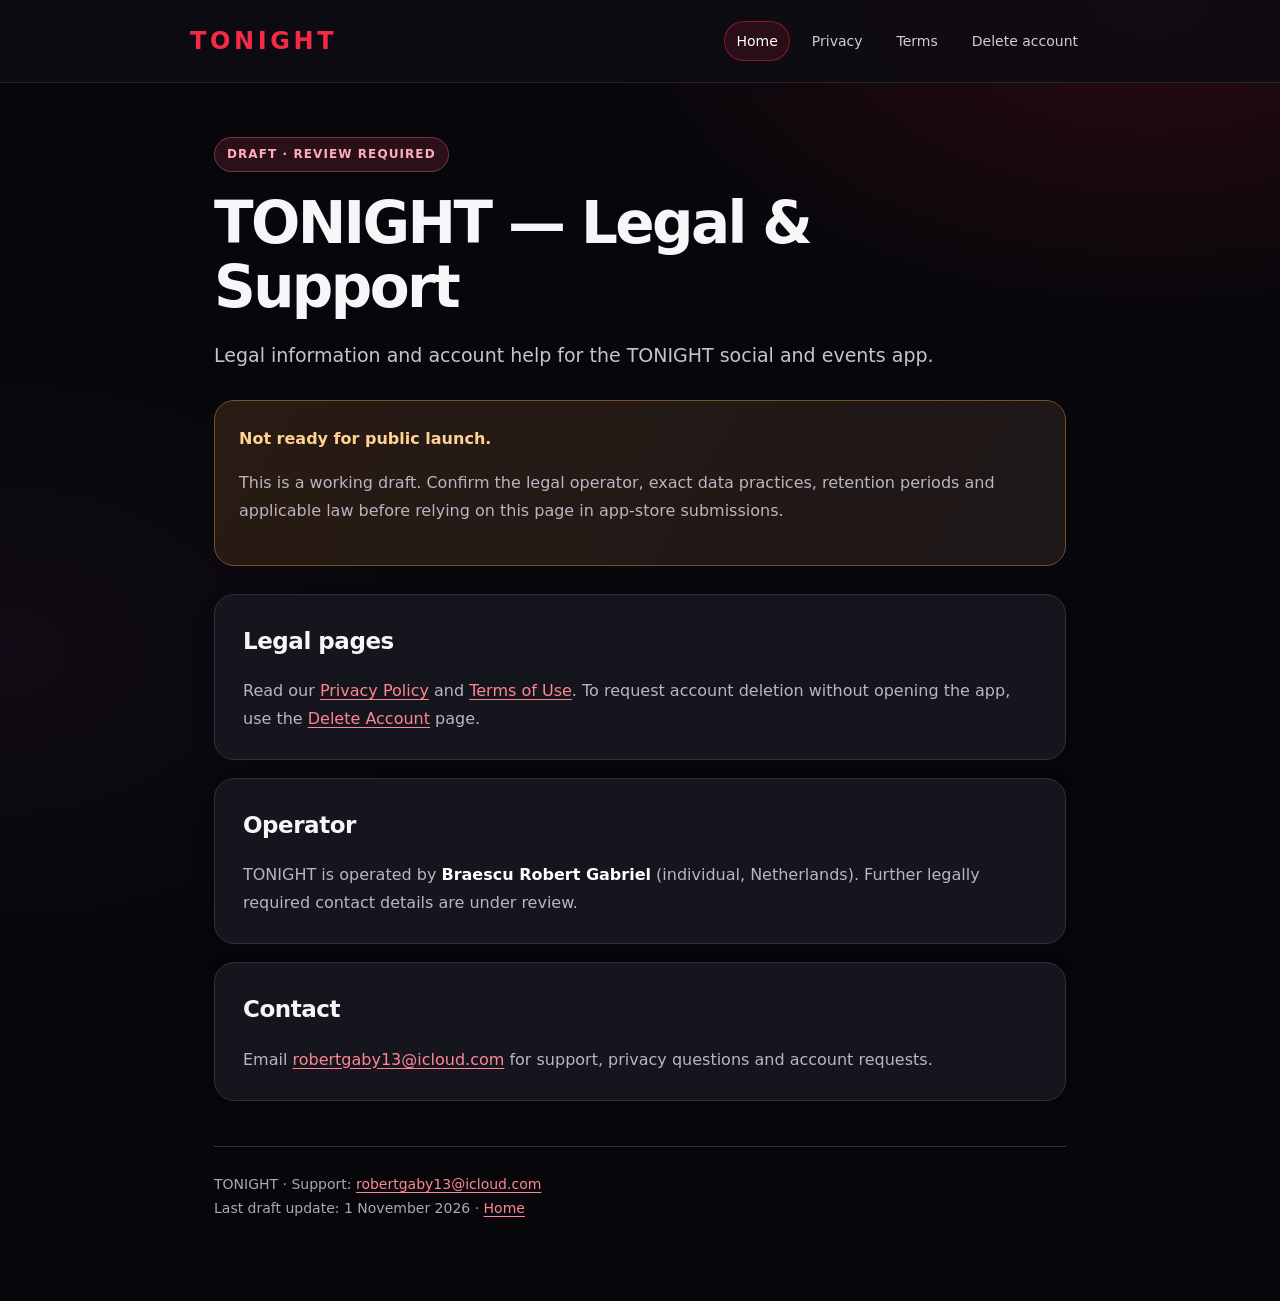
<file: index.html>
<!doctype html><html lang="en"><head><meta charset="utf-8"><meta name="viewport" content="width=device-width,initial-scale=1"><meta name="color-scheme" content="dark"><title>TONIGHT — Legal &amp; Support | TONIGHT</title><meta name="description" content="TONIGHT - TONIGHT — Legal &amp; Support"><link rel="stylesheet" href="styles.css"></head><body><header class="top"><a class="brand" href="index.html">TONIGHT</a><nav aria-label="Primary" class="nav"><a href="index.html" aria-current="page">Home</a><a href="privacy.html">Privacy</a><a href="terms.html">Terms</a><a href="delete-account.html">Delete account</a></nav></header><main class="container"><span class="tag">DRAFT · REVIEW REQUIRED</span><h1>TONIGHT — Legal &amp; Support</h1><p class="lead">Legal information and account help for the TONIGHT social and events app.</p><div class="box warning"><strong>Not ready for public launch.</strong><p>This is a working draft. Confirm the legal operator, exact data practices, retention periods and applicable law before relying on this page in app-store submissions.</p></div><section><h2>Legal pages</h2><p>Read our <a href="privacy.html">Privacy Policy</a> and <a href="terms.html">Terms of Use</a>. To request account deletion without opening the app, use the <a href="delete-account.html">Delete Account</a> page.</p></section><section><h2>Operator</h2><p>TONIGHT is operated by <strong>Braescu Robert Gabriel</strong> (individual, Netherlands). Further legally required contact details are under review.</p></section><section><h2>Contact</h2><p>Email <a href="mailto:robertgaby13@icloud.com">robertgaby13@icloud.com</a> for support, privacy questions and account requests.</p></section><footer class="footer">TONIGHT · Support: <a href="mailto:robertgaby13@icloud.com">robertgaby13@icloud.com</a><br>Last draft update: 1 November 2026 · <a href="index.html">Home</a></footer></main></body></html>
</file>
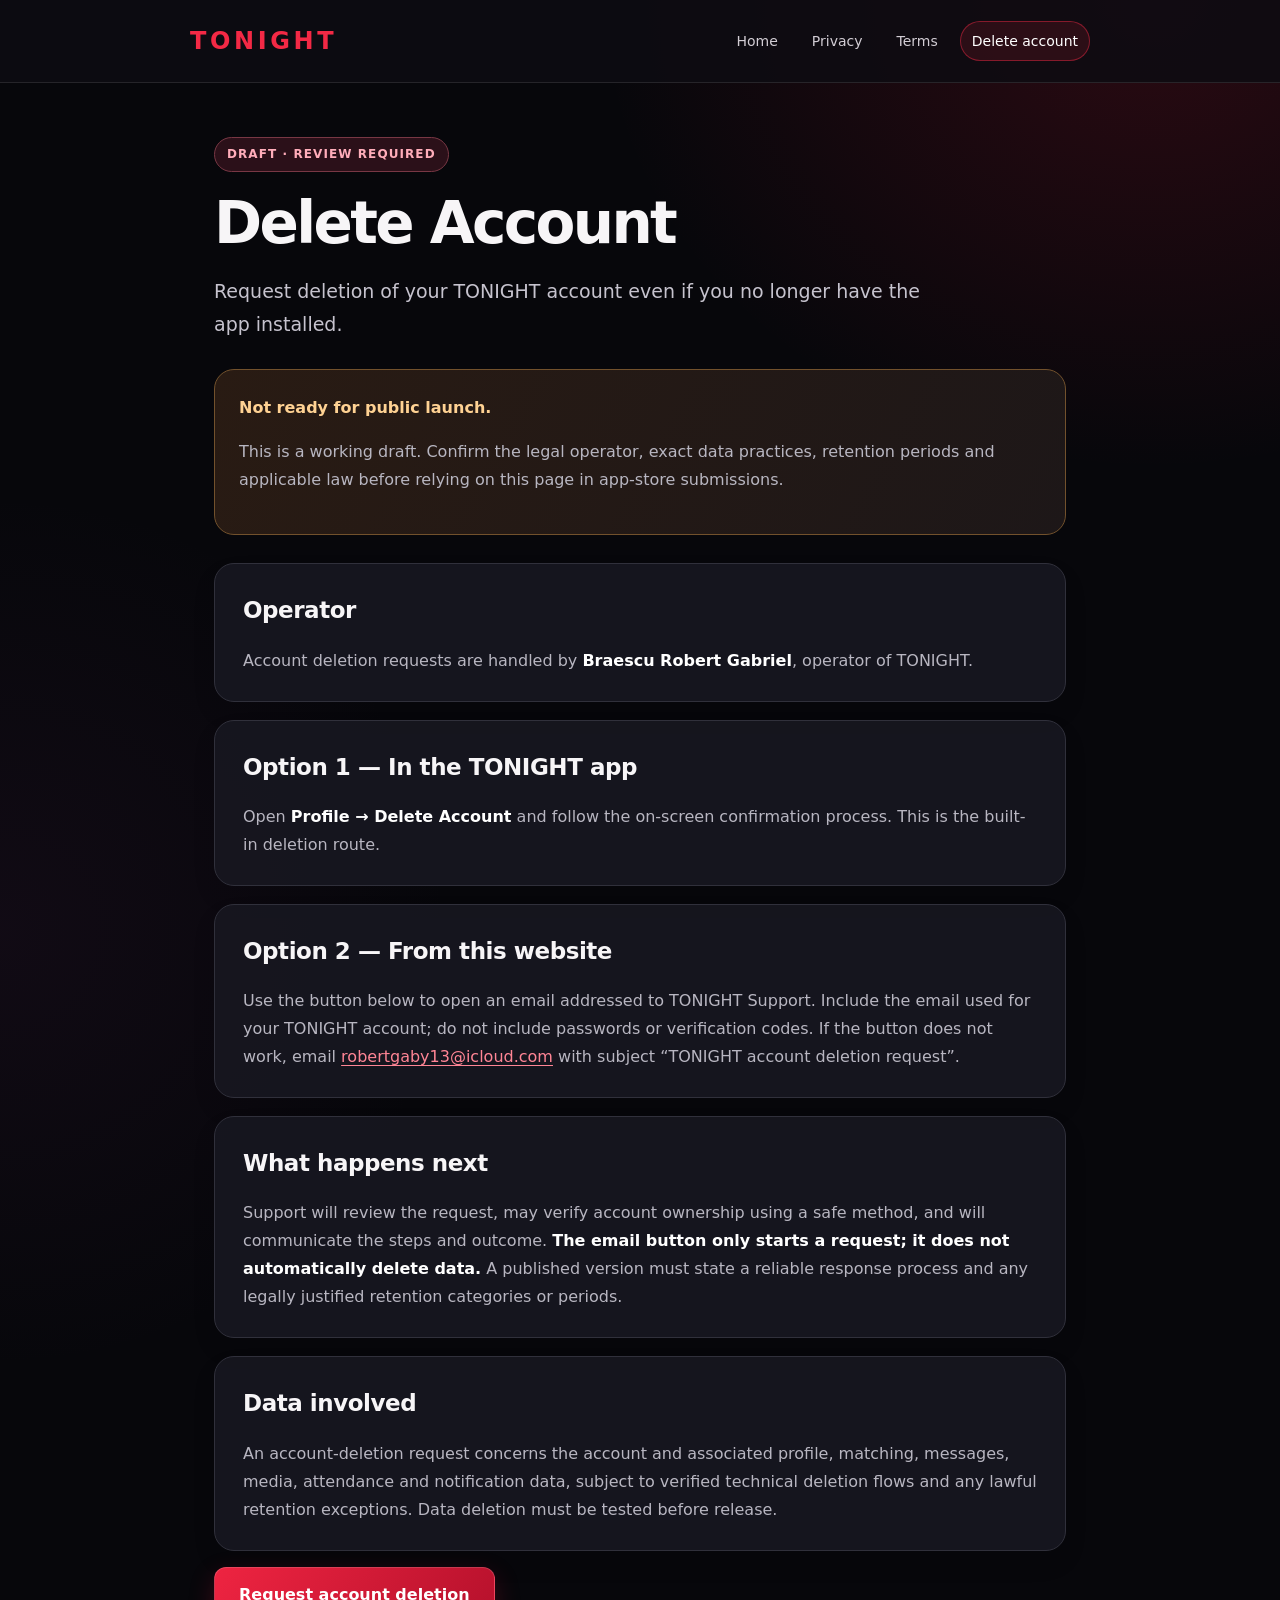
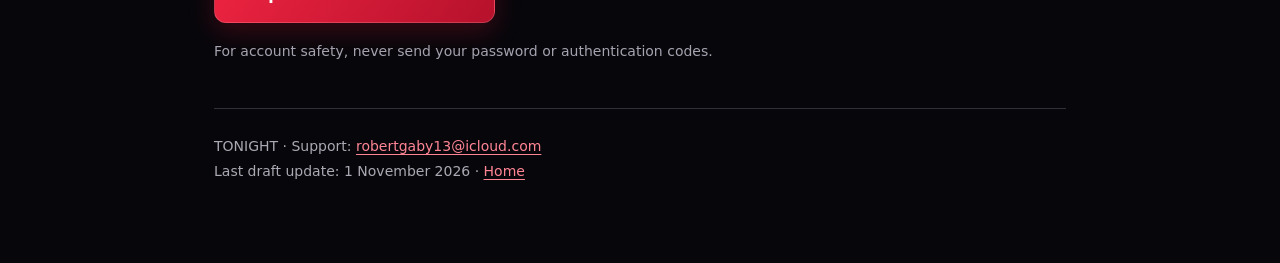
<file: delete-account.html>
<!doctype html><html lang="en"><head><meta charset="utf-8"><meta name="viewport" content="width=device-width,initial-scale=1"><meta name="color-scheme" content="dark"><title>Delete Account | TONIGHT</title><meta name="description" content="TONIGHT - Delete Account"><link rel="stylesheet" href="styles.css"></head><body><header class="top"><a class="brand" href="index.html">TONIGHT</a><nav aria-label="Primary" class="nav"><a href="index.html">Home</a><a href="privacy.html">Privacy</a><a href="terms.html">Terms</a><a href="delete-account.html" aria-current="page">Delete account</a></nav></header><main class="container"><span class="tag">DRAFT · REVIEW REQUIRED</span><h1>Delete Account</h1><p class="lead">Request deletion of your TONIGHT account even if you no longer have the app installed.</p><div class="box warning"><strong>Not ready for public launch.</strong><p>This is a working draft. Confirm the legal operator, exact data practices, retention periods and applicable law before relying on this page in app-store submissions.</p></div><section><h2>Operator</h2><p>Account deletion requests are handled by <strong>Braescu Robert Gabriel</strong>, operator of TONIGHT.</p></section><section><h2>Option 1 — In the TONIGHT app</h2><p>Open <strong>Profile → Delete Account</strong> and follow the on-screen confirmation process. This is the built-in deletion route.</p></section><section><h2>Option 2 — From this website</h2><p>Use the button below to open an email addressed to TONIGHT Support. Include the email used for your TONIGHT account; do not include passwords or verification codes. If the button does not work, email <a href="mailto:robertgaby13@icloud.com">robertgaby13@icloud.com</a> with subject “TONIGHT account deletion request”.</p></section><section><h2>What happens next</h2><p>Support will review the request, may verify account ownership using a safe method, and will communicate the steps and outcome. <strong>The email button only starts a request; it does not automatically delete data.</strong> A published version must state a reliable response process and any legally justified retention categories or periods.</p></section><section><h2>Data involved</h2><p>An account-deletion request concerns the account and associated profile, matching, messages, media, attendance and notification data, subject to verified technical deletion flows and any lawful retention exceptions. Data deletion must be tested before release.</p></section><p><a class="button" href="mailto:robertgaby13@icloud.com?subject=TONIGHT%20account%20deletion%20request&body=Hello%20TONIGHT%20Support%2C%0A%0AI%20would%20like%20to%20request%20deletion%20of%20my%20TONIGHT%20account%20and%20associated%20personal%20data.%0A%0AThe%20email%20address%20used%20for%20my%20TONIGHT%20account%20is%3A%20%5BENTER%20ACCOUNT%20EMAIL%5D%0A%0APlease%20explain%20the%20next%20steps%20and%20confirm%20when%20the%20request%20is%20completed.%0A%0AThank%20you.">Request account deletion</a></p><p class="subtle">For account safety, never send your password or authentication codes.</p><footer class="footer">TONIGHT · Support: <a href="mailto:robertgaby13@icloud.com">robertgaby13@icloud.com</a><br>Last draft update: 1 November 2026 · <a href="index.html">Home</a></footer></main></body></html>
</file>
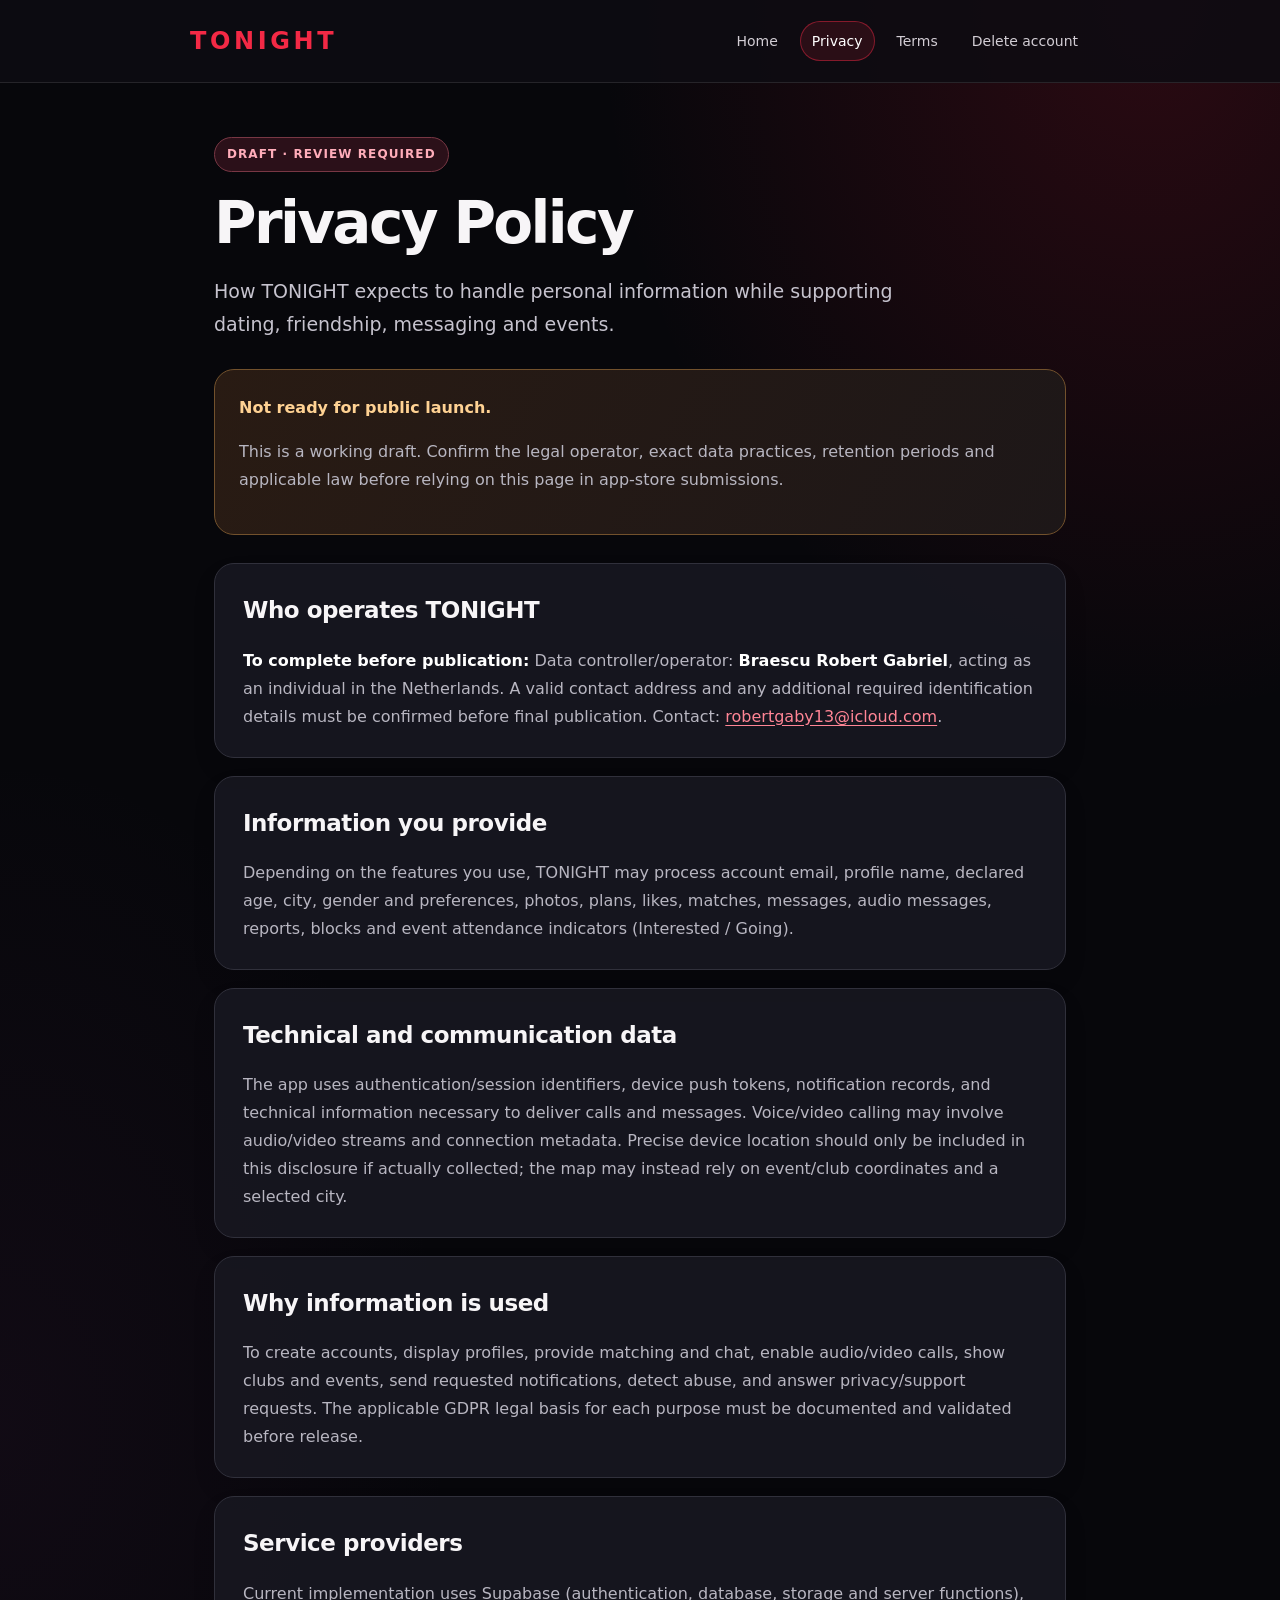
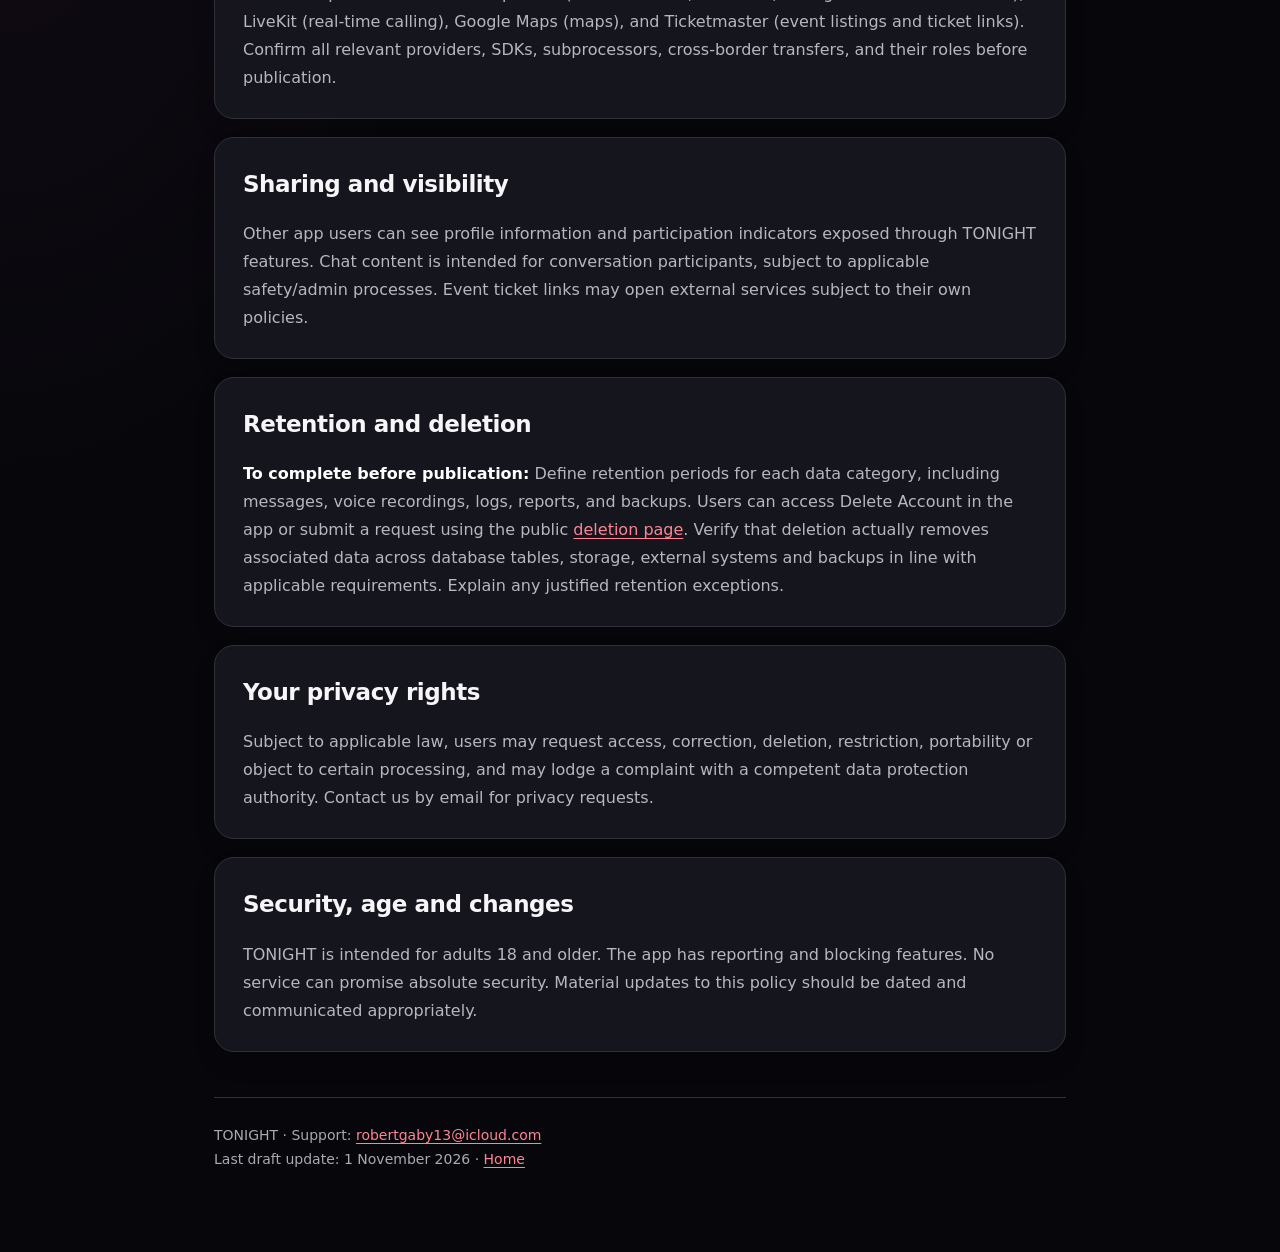
<file: privacy.html>
<!doctype html><html lang="en"><head><meta charset="utf-8"><meta name="viewport" content="width=device-width,initial-scale=1"><meta name="color-scheme" content="dark"><title>Privacy Policy | TONIGHT</title><meta name="description" content="TONIGHT - Privacy Policy"><link rel="stylesheet" href="styles.css"></head><body><header class="top"><a class="brand" href="index.html">TONIGHT</a><nav aria-label="Primary" class="nav"><a href="index.html">Home</a><a href="privacy.html" aria-current="page">Privacy</a><a href="terms.html">Terms</a><a href="delete-account.html">Delete account</a></nav></header><main class="container"><span class="tag">DRAFT · REVIEW REQUIRED</span><h1>Privacy Policy</h1><p class="lead">How TONIGHT expects to handle personal information while supporting dating, friendship, messaging and events.</p><div class="box warning"><strong>Not ready for public launch.</strong><p>This is a working draft. Confirm the legal operator, exact data practices, retention periods and applicable law before relying on this page in app-store submissions.</p></div><section><h2>Who operates TONIGHT</h2><p><strong>To complete before publication:</strong> Data controller/operator: <strong>Braescu Robert Gabriel</strong>, acting as an individual in the Netherlands. A valid contact address and any additional required identification details must be confirmed before final publication. Contact: <a href="mailto:robertgaby13@icloud.com">robertgaby13@icloud.com</a>.</p></section><section><h2>Information you provide</h2><p>Depending on the features you use, TONIGHT may process account email, profile name, declared age, city, gender and preferences, photos, plans, likes, matches, messages, audio messages, reports, blocks and event attendance indicators (Interested / Going).</p></section><section><h2>Technical and communication data</h2><p>The app uses authentication/session identifiers, device push tokens, notification records, and technical information necessary to deliver calls and messages. Voice/video calling may involve audio/video streams and connection metadata. Precise device location should only be included in this disclosure if actually collected; the map may instead rely on event/club coordinates and a selected city.</p></section><section><h2>Why information is used</h2><p>To create accounts, display profiles, provide matching and chat, enable audio/video calls, show clubs and events, send requested notifications, detect abuse, and answer privacy/support requests. The applicable GDPR legal basis for each purpose must be documented and validated before release.</p></section><section><h2>Service providers</h2><p>Current implementation uses Supabase (authentication, database, storage and server functions), LiveKit (real-time calling), Google Maps (maps), and Ticketmaster (event listings and ticket links). Confirm all relevant providers, SDKs, subprocessors, cross-border transfers, and their roles before publication.</p></section><section><h2>Sharing and visibility</h2><p>Other app users can see profile information and participation indicators exposed through TONIGHT features. Chat content is intended for conversation participants, subject to applicable safety/admin processes. Event ticket links may open external services subject to their own policies.</p></section><section><h2>Retention and deletion</h2><p><strong>To complete before publication:</strong> Define retention periods for each data category, including messages, voice recordings, logs, reports, and backups. Users can access Delete Account in the app or submit a request using the public <a href="delete-account.html">deletion page</a>. Verify that deletion actually removes associated data across database tables, storage, external systems and backups in line with applicable requirements. Explain any justified retention exceptions.</p></section><section><h2>Your privacy rights</h2><p>Subject to applicable law, users may request access, correction, deletion, restriction, portability or object to certain processing, and may lodge a complaint with a competent data protection authority. Contact us by email for privacy requests.</p></section><section><h2>Security, age and changes</h2><p>TONIGHT is intended for adults 18 and older. The app has reporting and blocking features. No service can promise absolute security. Material updates to this policy should be dated and communicated appropriately.</p></section><footer class="footer">TONIGHT · Support: <a href="mailto:robertgaby13@icloud.com">robertgaby13@icloud.com</a><br>Last draft update: 1 November 2026 · <a href="index.html">Home</a></footer></main></body></html>
</file>
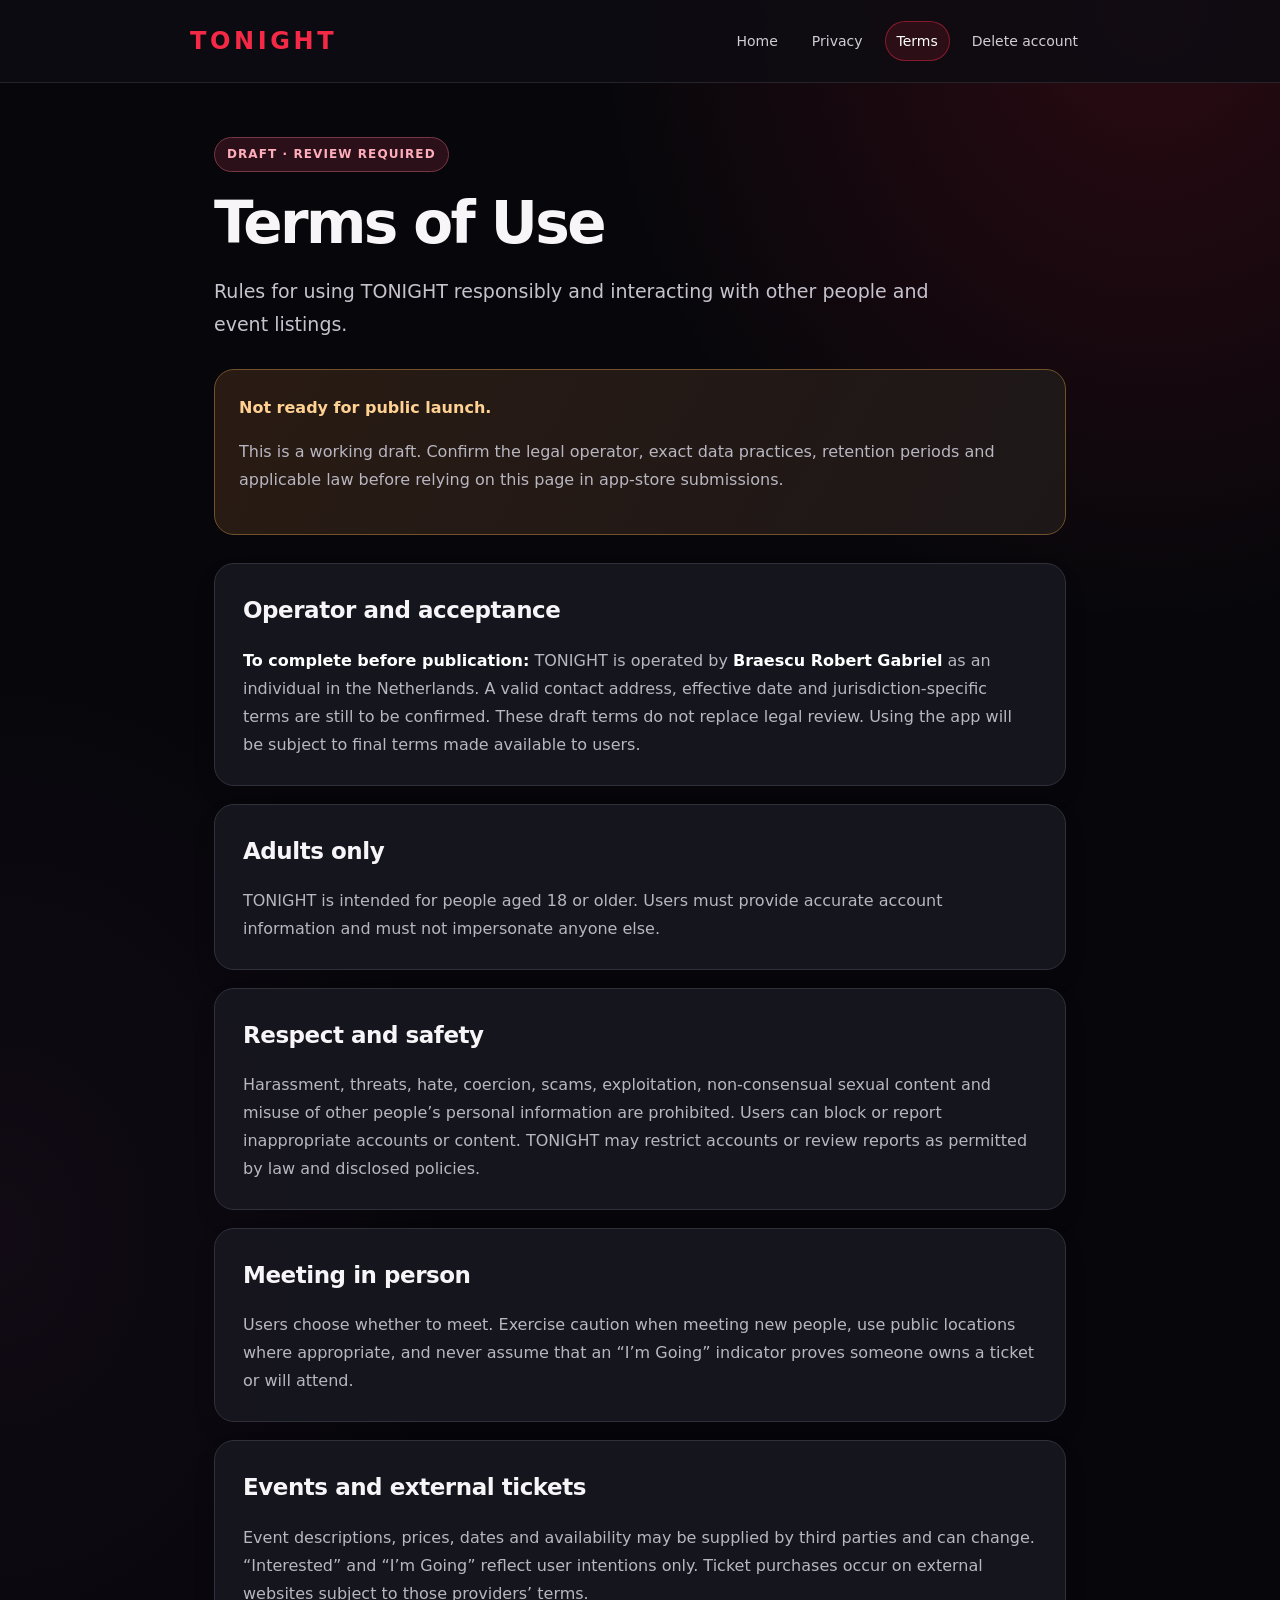
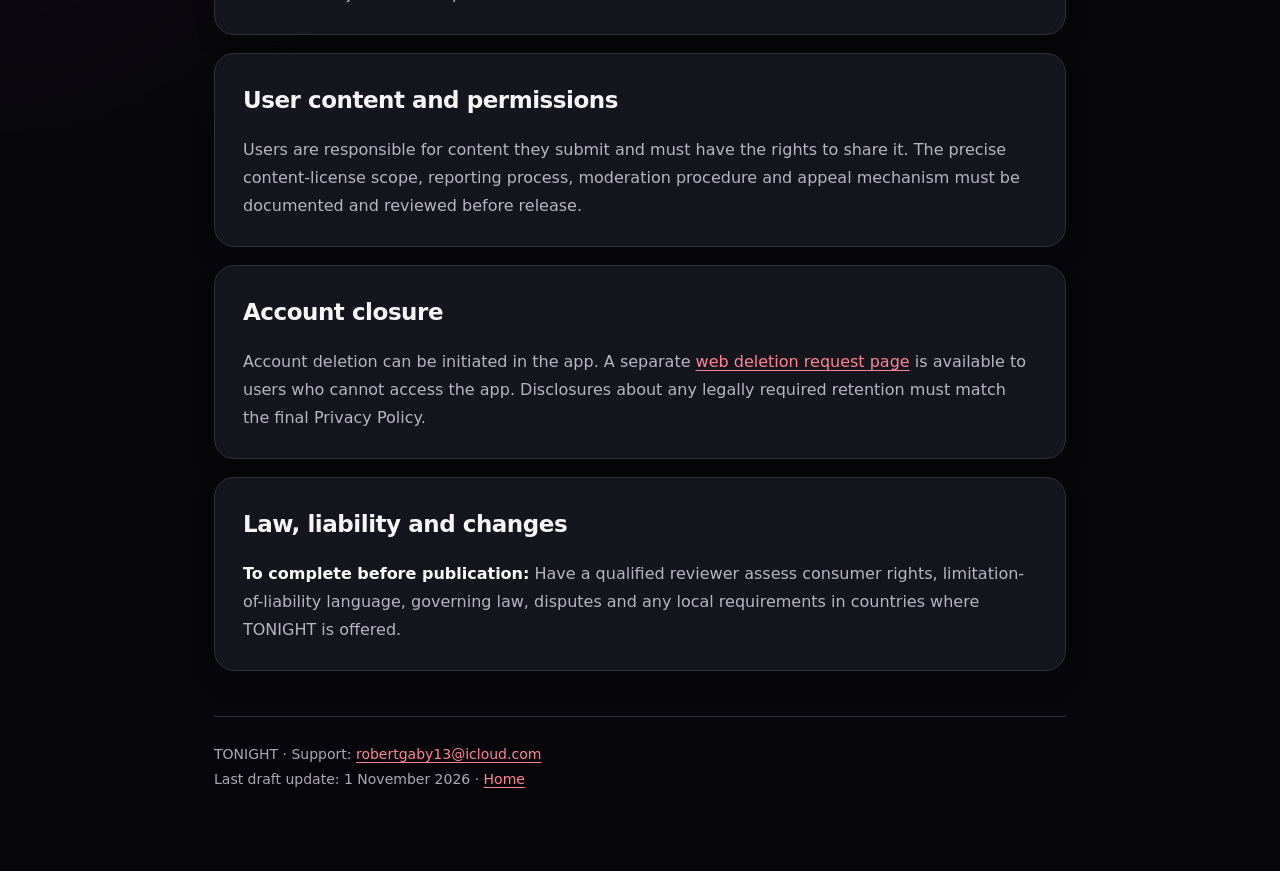
<file: terms.html>
<!doctype html><html lang="en"><head><meta charset="utf-8"><meta name="viewport" content="width=device-width,initial-scale=1"><meta name="color-scheme" content="dark"><title>Terms of Use | TONIGHT</title><meta name="description" content="TONIGHT - Terms of Use"><link rel="stylesheet" href="styles.css"></head><body><header class="top"><a class="brand" href="index.html">TONIGHT</a><nav aria-label="Primary" class="nav"><a href="index.html">Home</a><a href="privacy.html">Privacy</a><a href="terms.html" aria-current="page">Terms</a><a href="delete-account.html">Delete account</a></nav></header><main class="container"><span class="tag">DRAFT · REVIEW REQUIRED</span><h1>Terms of Use</h1><p class="lead">Rules for using TONIGHT responsibly and interacting with other people and event listings.</p><div class="box warning"><strong>Not ready for public launch.</strong><p>This is a working draft. Confirm the legal operator, exact data practices, retention periods and applicable law before relying on this page in app-store submissions.</p></div><section><h2>Operator and acceptance</h2><p><strong>To complete before publication:</strong> TONIGHT is operated by <strong>Braescu Robert Gabriel</strong> as an individual in the Netherlands. A valid contact address, effective date and jurisdiction-specific terms are still to be confirmed. These draft terms do not replace legal review. Using the app will be subject to final terms made available to users.</p></section><section><h2>Adults only</h2><p>TONIGHT is intended for people aged 18 or older. Users must provide accurate account information and must not impersonate anyone else.</p></section><section><h2>Respect and safety</h2><p>Harassment, threats, hate, coercion, scams, exploitation, non-consensual sexual content and misuse of other people’s personal information are prohibited. Users can block or report inappropriate accounts or content. TONIGHT may restrict accounts or review reports as permitted by law and disclosed policies.</p></section><section><h2>Meeting in person</h2><p>Users choose whether to meet. Exercise caution when meeting new people, use public locations where appropriate, and never assume that an “I’m Going” indicator proves someone owns a ticket or will attend.</p></section><section><h2>Events and external tickets</h2><p>Event descriptions, prices, dates and availability may be supplied by third parties and can change. “Interested” and “I’m Going” reflect user intentions only. Ticket purchases occur on external websites subject to those providers’ terms.</p></section><section><h2>User content and permissions</h2><p>Users are responsible for content they submit and must have the rights to share it. The precise content-license scope, reporting process, moderation procedure and appeal mechanism must be documented and reviewed before release.</p></section><section><h2>Account closure</h2><p>Account deletion can be initiated in the app. A separate <a href="delete-account.html">web deletion request page</a> is available to users who cannot access the app. Disclosures about any legally required retention must match the final Privacy Policy.</p></section><section><h2>Law, liability and changes</h2><p><strong>To complete before publication:</strong> Have a qualified reviewer assess consumer rights, limitation-of-liability language, governing law, disputes and any local requirements in countries where TONIGHT is offered.</p></section><footer class="footer">TONIGHT · Support: <a href="mailto:robertgaby13@icloud.com">robertgaby13@icloud.com</a><br>Last draft update: 1 November 2026 · <a href="index.html">Home</a></footer></main></body></html>
</file>
<file: styles.css>
:root{color-scheme:dark;--bg:#07070b;--surface:#14141c;--line:#30303b;--red:#f32945;--text:#f7f5f7;--muted:#b8b6c1}*{box-sizing:border-box}html{scroll-behavior:smooth}body{margin:0;min-height:100vh;background:radial-gradient(ellipse 60% 35% at 90% 0%,rgba(220,25,54,.17),transparent 72%),radial-gradient(ellipse 45% 30% at 0% 50%,rgba(99,40,97,.11),transparent 78%),var(--bg);color:var(--text);font:16px/1.75 system-ui,-apple-system,Segoe UI,Roboto,Arial,sans-serif}a{color:#ff8595;text-underline-offset:3px}a:hover{color:white}.top{display:flex;align-items:center;justify-content:space-between;gap:18px;border-bottom:1px solid rgba(255,255,255,.1);padding:20px max(24px,calc((100vw - 900px)/2));flex-wrap:wrap;background:rgba(13,12,18,.86)}.brand{color:var(--red);letter-spacing:.15em;font-weight:900;text-decoration:none;font-size:24px}.nav{display:flex;gap:10px;flex-wrap:wrap;font-size:14px}.nav a{text-decoration:none;color:#d2cdd4;border:1px solid transparent;padding:7px 11px;border-radius:999px}.nav a:hover,.nav a[aria-current=page]{border-color:rgba(243,41,69,.45);background:rgba(243,41,69,.12);color:white}.container{max-width:900px;margin:auto;padding:54px 24px 80px}.tag{display:inline-block;padding:6px 12px;border:1px solid #783744;background:#2b1019;border-radius:30px;color:#ffadba;font-size:12px;font-weight:800;letter-spacing:.09em}.lead{font-size:19px;max-width:720px;color:#c6c3ce}h1{font-size:clamp(34px,6vw,58px);letter-spacing:-.045em;line-height:1.1;margin:20px 0 18px}h2{font-size:23px;margin:0 0 12px;letter-spacing:-.02em}p,li{color:var(--muted)}strong{color:white}section{background:rgba(24,24,33,.86);border:1px solid var(--line);padding:26px 28px;border-radius:20px;margin-top:18px;box-shadow:0 12px 25px rgba(0,0,0,.08)}section p:last-child{margin-bottom:0}.box{background:var(--surface);border:1px solid var(--line);border-radius:20px;padding:24px;margin:28px 0}.warning{border-color:#72512c;background:linear-gradient(120deg,#291b13,#1d1718)}.warning strong{color:#ffd293}.button{display:inline-block;border:1px solid rgba(255,255,255,.16);background:linear-gradient(125deg,#ee2441,#b6112c);color:white;padding:13px 24px;border-radius:12px;text-decoration:none;font-weight:800;box-shadow:0 9px 26px rgba(226,20,56,.22)}.button:hover{background:#ff3853;color:white}.subtle{color:#a6a3b0;font-size:14px}.footer{border-top:1px solid var(--line);margin-top:45px;padding-top:25px;color:#aca8b3;font-size:14px}code{color:#ffc7d0}a:focus-visible{outline:3px solid #ffacb7;outline-offset:3px}@media(max-width:600px){.container{padding:32px 17px 60px}.top{padding:16px}.nav{gap:2px}.nav a{padding:6px 9px;font-size:12px}section{padding:20px}}
</file>
